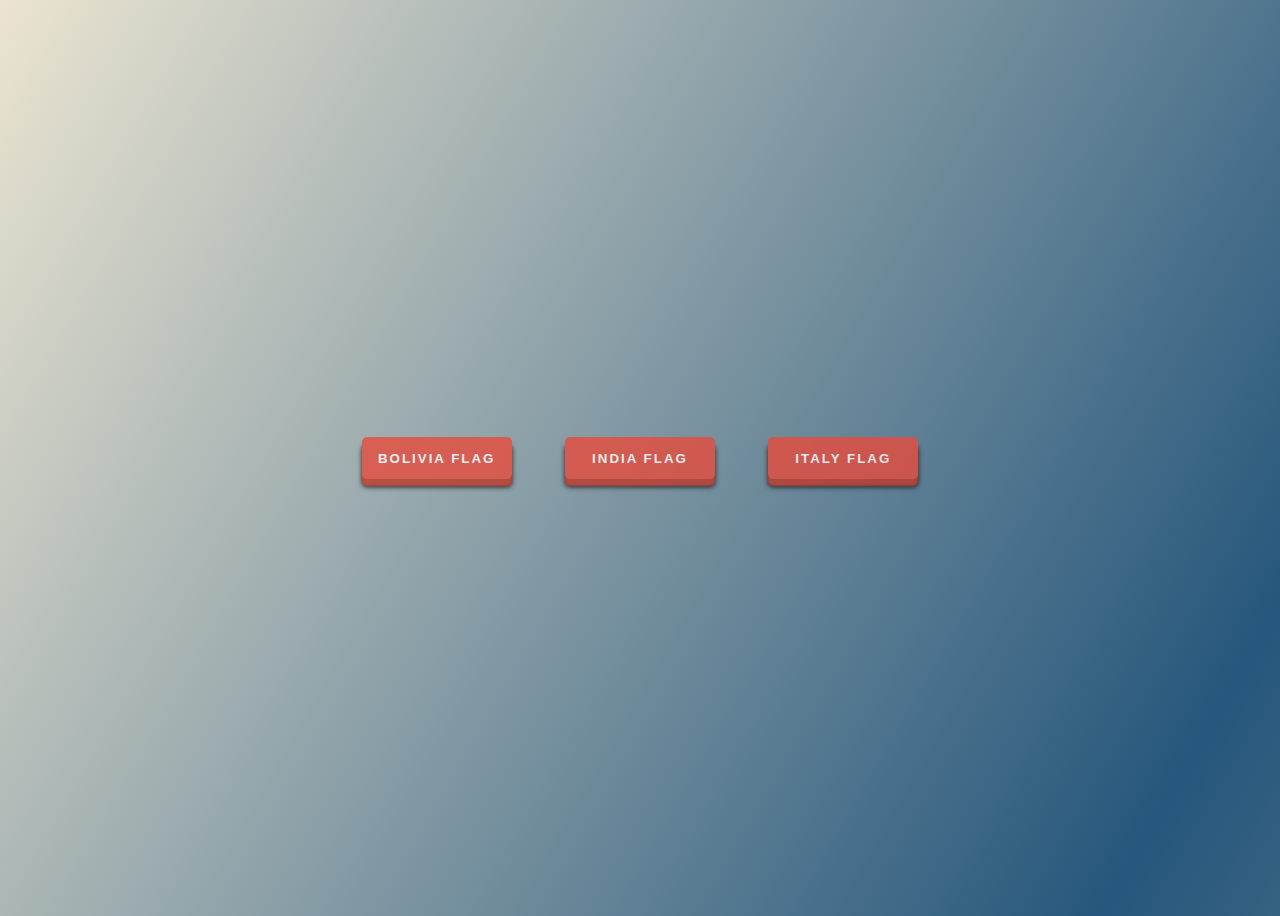
<file: Flags/index.html>
<!DOCTYPE html>
<html lang="en">
<head>
    <meta charset="UTF-8">
    <meta name="viewport" content="width=device-width, initial-scale=1.0">
    <title>Flags</title>
    <link rel="stylesheet" href="style.css">
</head>
<body class="gradient-background">
    <div class="container">
        <a href="./Bolivia/index.html"><button>Bolivia Flag</button></a>
        <a href="./India/index.html"><button>India Flag</button></a>
        <a href="./Italy/index.html"><button>Italy Flag</button></a>
    </div>
</body>
</html>
</file>
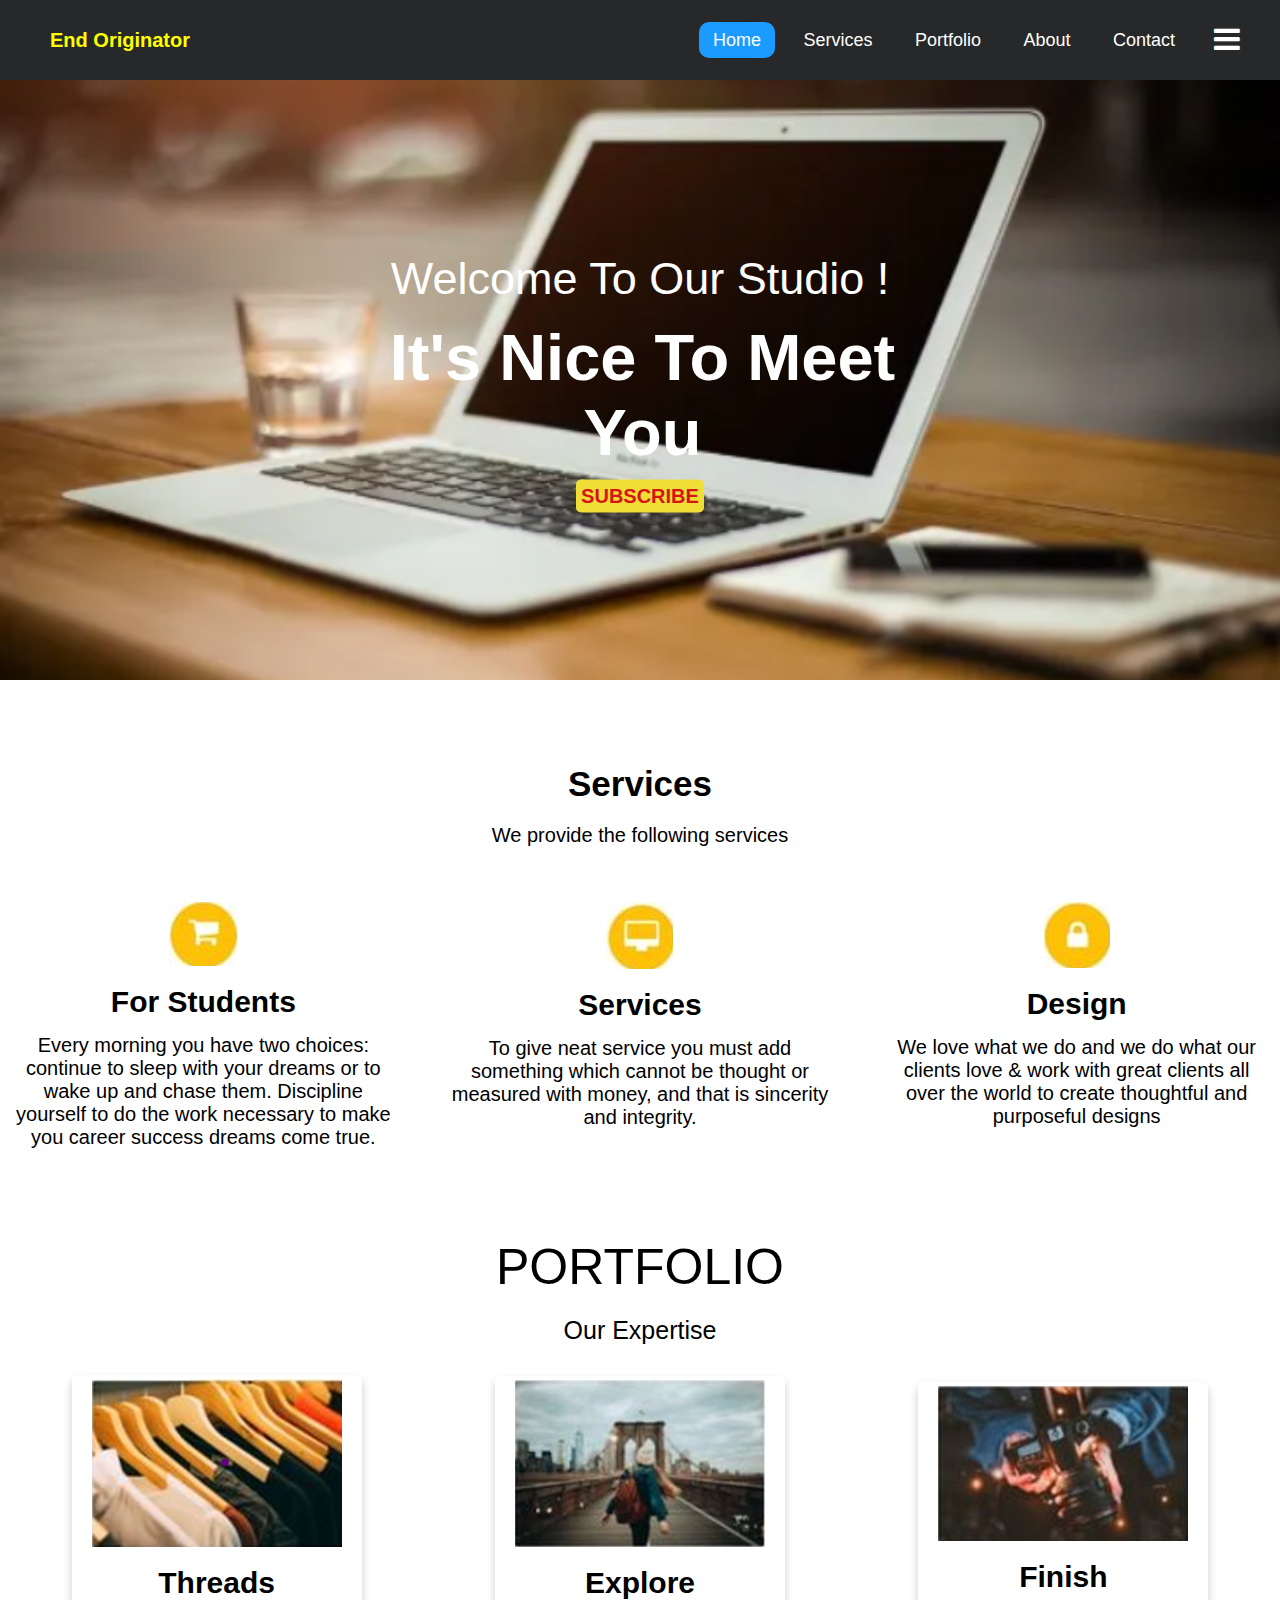
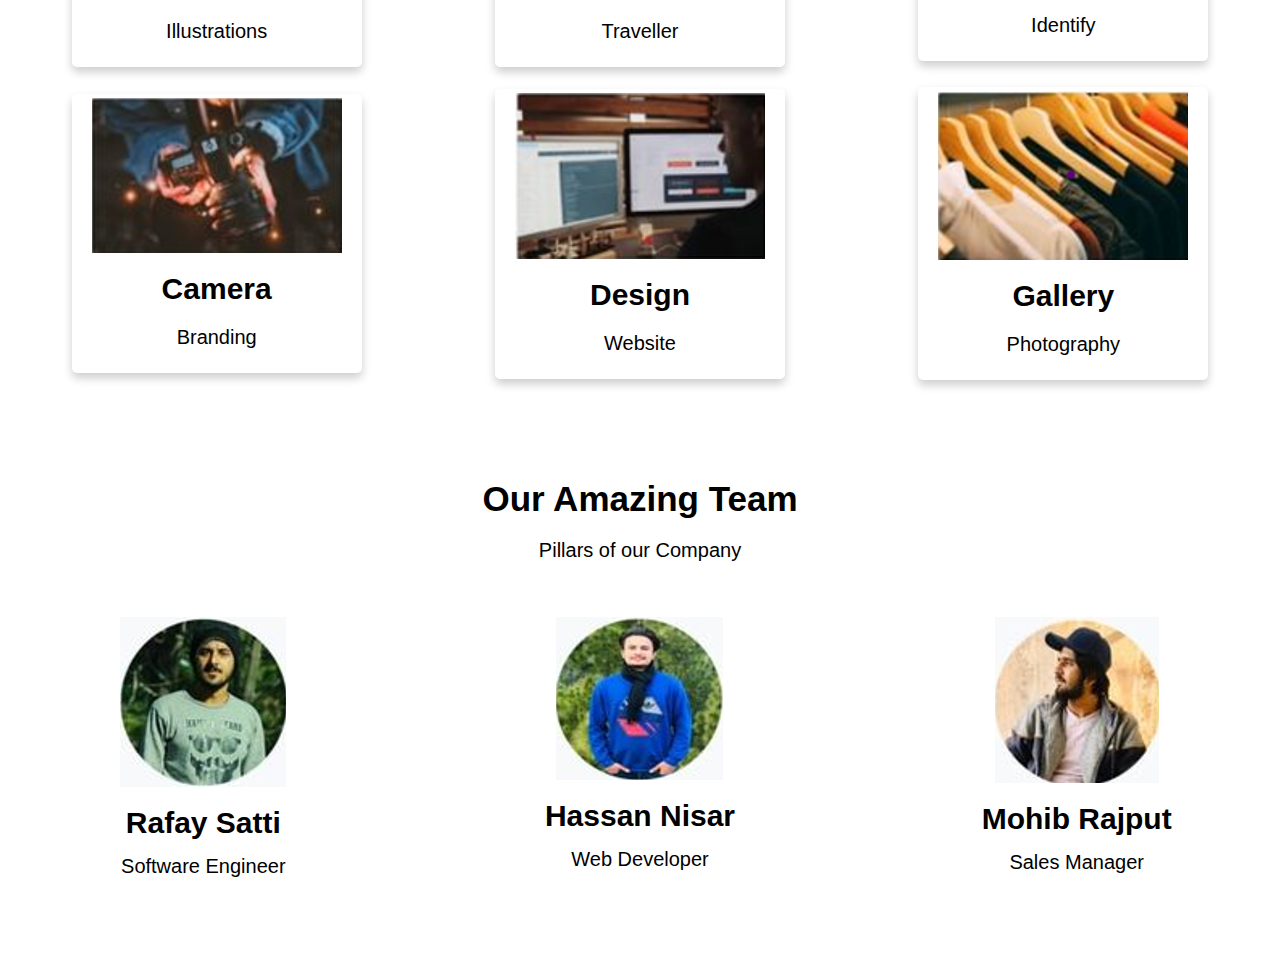
<file: landing page/index.html>
<!DOCTYPE html>
<html lang="en">
<head>
    <meta charset="UTF-8">
    <meta name="viewport" content="width=device-width, initial-scale=1.0">
    <title>Landing Page</title>
    <link rel="stylesheet" href="style.css">
    <link rel="stylesheet" href="https://cdnjs.cloudflare.com/ajax/libs/font-awesome/4.7.0/css/font-awesome.min.css">
</head>
<body>
    <nav>
        <input type="checkbox" id="check">
        <label for="check" class="checkBtn">
            <i class="fa fa-bars"></i>
        </label>
        <label class="logo">End Originator</label>
        <ul>
            <li><a href="#" class="active">Home</a></li>
            <li><a href="#">Services</a></li>
            <li><a href="#">Portfolio</a></li>
            <li><a href="#">About</a></li>
            <li><a href="#">Contact</a></li>
        </ul>
    </nav>

    <div class="hero-section">
        <div class="hero-elements">
            <p>Welcome To Our Studio !</p>
            <h2>It's Nice To Meet You</h2>
            <button type="button">Subscribe</button>
        </div>
    </div>

    <div class="container">
        <h2>Services</h2>
        <p>We provide the following services</p>
        <div class="row">
            <div class="elements">
                <img src="images/services/shopping_cart.png" class="icon">
                <h3 class="title">For Students</h3>
                <p class="desc">Every morning you have two choices: continue to sleep with your dreams or to wake up and chase them. Discipline yourself to do 
                    the work necessary to make you career success dreams come true.
                </p>
            </div>
            <div class="elements">
                <img src="images/services/desktop.png" class="icon">
                <h3 class="title">Services</h3>
                <p class="desc">To give neat service you must add something which cannot be thought or measured with money, and that is 
                    sincerity and integrity.
                </p>
            </div>
            <div class="elements">
                <img src="images/services/lock.png" class="icon">
                <h3 class="title">Design</h3>
                <p class="desc">We love what we do and we do what our clients love & work with great clients all over the world to create thoughtful 
                    and purposeful designs
                </p>
            </div>
        </div>
    </div>

<!-- threads -  
     explore - traveller 
     finish - identify
     camera - branding
     design - website
     gallery - photography 
    -->
<div class="portfolio">
    <h2>PORTFOLIO</h2>
    <p>Our Expertise</p>
    <div class="box-container">
        <div class="card">
            <img src="images/portfolio/threads.png">
            <h3>Threads</h3>
            <p>Illustrations</p>
        </div>
        <div class="card">
            <img src="images/portfolio/explore.png">
            <h3>Explore</h3>
            <p>Traveller</p>
        </div>
        <div class="card">
            <img src="images/portfolio/finish.png">
            <h3>Finish</h3>
            <p>Identify</p>
        </div>
        <div class="card">
            <img src="images/portfolio/camera.png">
            <h3>Camera</h3>
            <p>Branding</p>
        </div>
        <div class="card">
            <img src="images/portfolio/design.png">
            <h3>Design</h3>
            <p>Website</p>
        </div>
        <div class="card">
            <img src="images/portfolio/gallery.png">
            <h3>Gallery</h3>
            <p>Photography</p>
        </div>
    </div>
</div>













    <div class="container">
        <h2>Our Amazing Team</h2>
        <p>Pillars of our Company</p>
        <div class="row">
            <div class="elements">
                <img src="images/team/member-1.png" class="icon">
                <h3 class="title">Rafay Satti</h3>
                <p class="desc">Software Engineer</p>
            </div>
            <div class="elements">
                <img src="images/team/member-2.png" class="icon">
                <h3 class="title">Hassan Nisar</h3>
                <p class="desc">Web Developer</p>
            </div>
            <div class="elements">
                <img src="images/team/member-3.png" class="icon">
                <h3 class="title">Mohib Rajput</h3>
                <p class="desc">Sales Manager</p>
            </div>
        </div>
    </div>
</body>
</html>
</file>
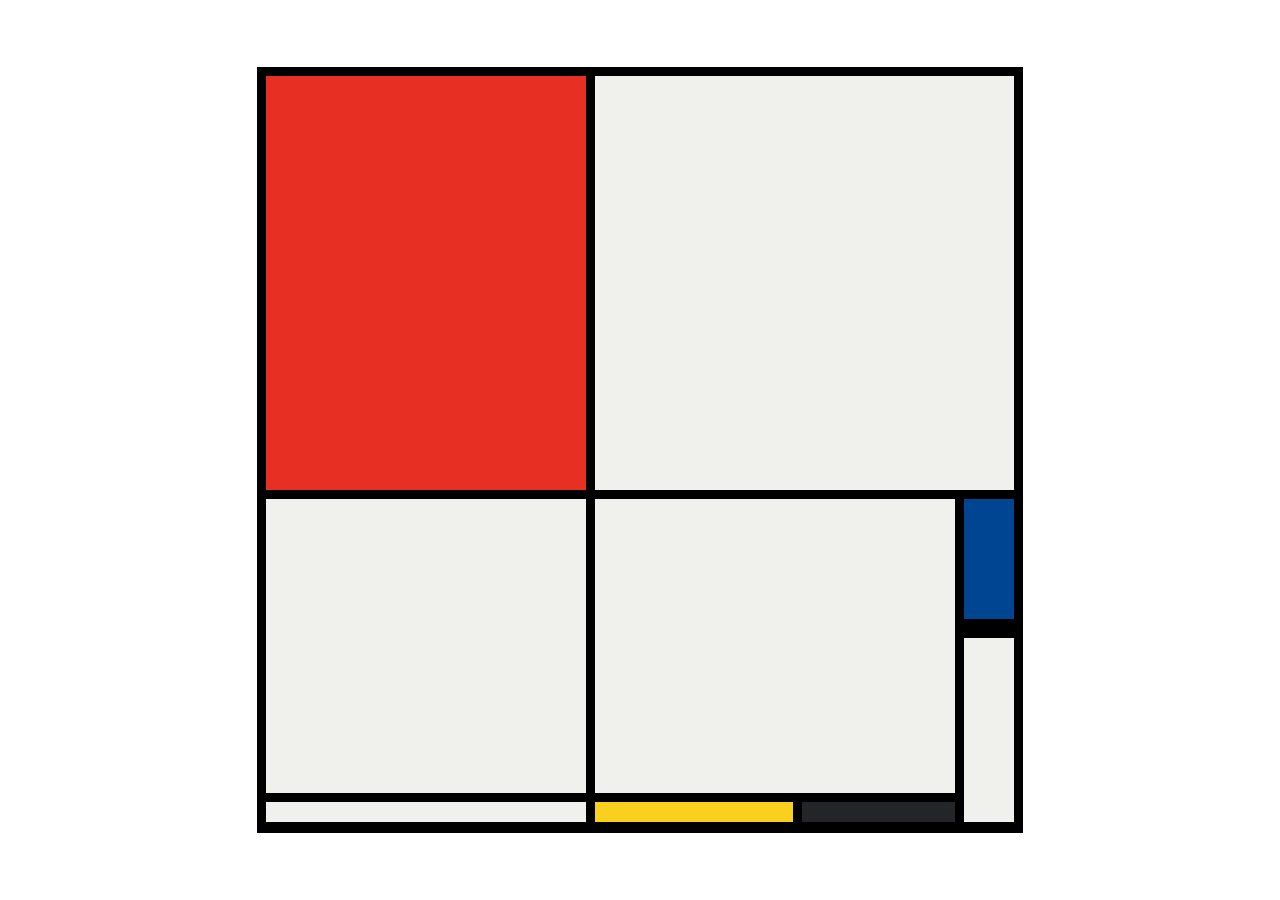
<file: Mondrian painting/index.html>
<!DOCTYPE html>
<html lang="en">

<head>
  <meta charset="UTF-8">
  <meta name="viewport" content="width=device-width, initial-scale=1.0">
  <title>Mondrian Project</title>
  <link rel="stylesheet" href="style.css">
</head>

<body>
  <div class="container">
    <div class="item red"></div>
    <div class="item white1"></div>
    <div class="item white2"></div>
    <div class="item white3"></div>
    
    <div class="item blue"></div>
    <div class="item white4"></div>
    
    <div class="item"></div>
    <div class="item yellow"></div>
    <div class="item black"></div>
  </div>
</body>

</html>
</file>
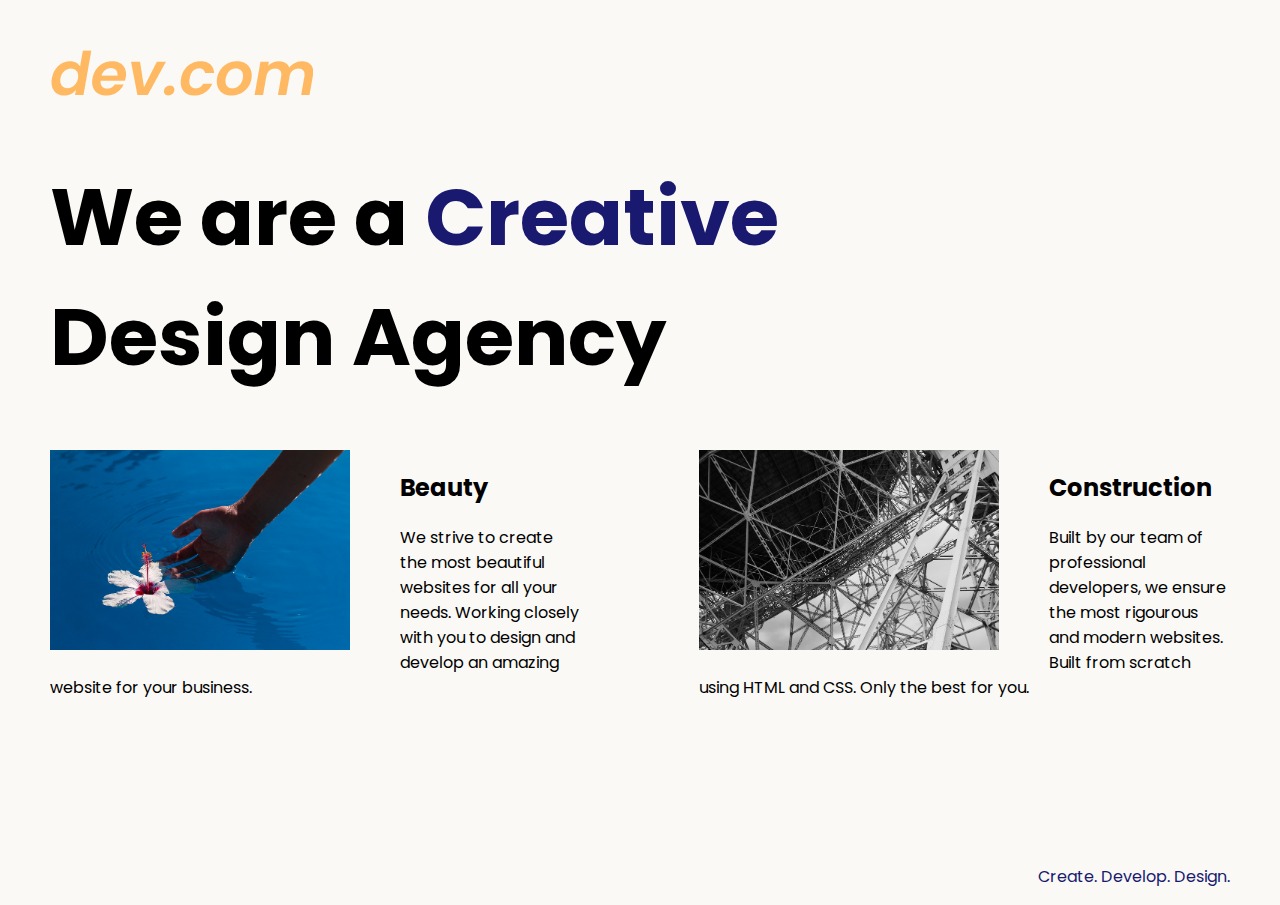
<file: Web design agency/index.html>
<!DOCTYPE html>
<html lang="en">

<head>
  <meta charset="UTF-8">
  <meta name="viewport" content="width=device-width, initial-scale=1.0">
  <title>Agency Website</title>
  <link rel="stylesheet" href="./style.css">
  <link rel="preconnect" href="https://fonts.googleapis.com">
  <link rel="preconnect" href="https://fonts.gstatic.com" crossorigin>
  <link href="https://fonts.googleapis.com/css2?family=Poppins:wght@400;700&display=swap" rel="stylesheet">
</head>

<body>
  <div class="main">
    <img class="logo" src="./assets/images/logo.png" alt="logo">
    <h1>We are a <span>Creative</span> <br> Design Agency</h1>
    <div class="left card">
      <img class="tile-image" src="./assets/images/beautiful.jpg" alt="hand and flower in water">
      <h2 class="card-title">Beauty</h2>
      <p class="card-text">We strive to create the most beautiful websites for all your needs. Working closely with you
        to
        design and
        develop an amazing website for your business.</p>
    </div>

    <div class="right card">
      <img class="tile-image" src="./assets/images/construction.jpg" alt="metal structure">
      <h2 class="card-title">Construction</h2>
      <p>Built by our team of professional developers, we ensure the most rigourous and modern websites. Built from
        scratch using HTML and CSS. Only the best for you.</p>
    </div>

  </div>
  <footer>
    <p>Create. Develop. Design.</p>
  </footer>
</body>

</html>
</file>
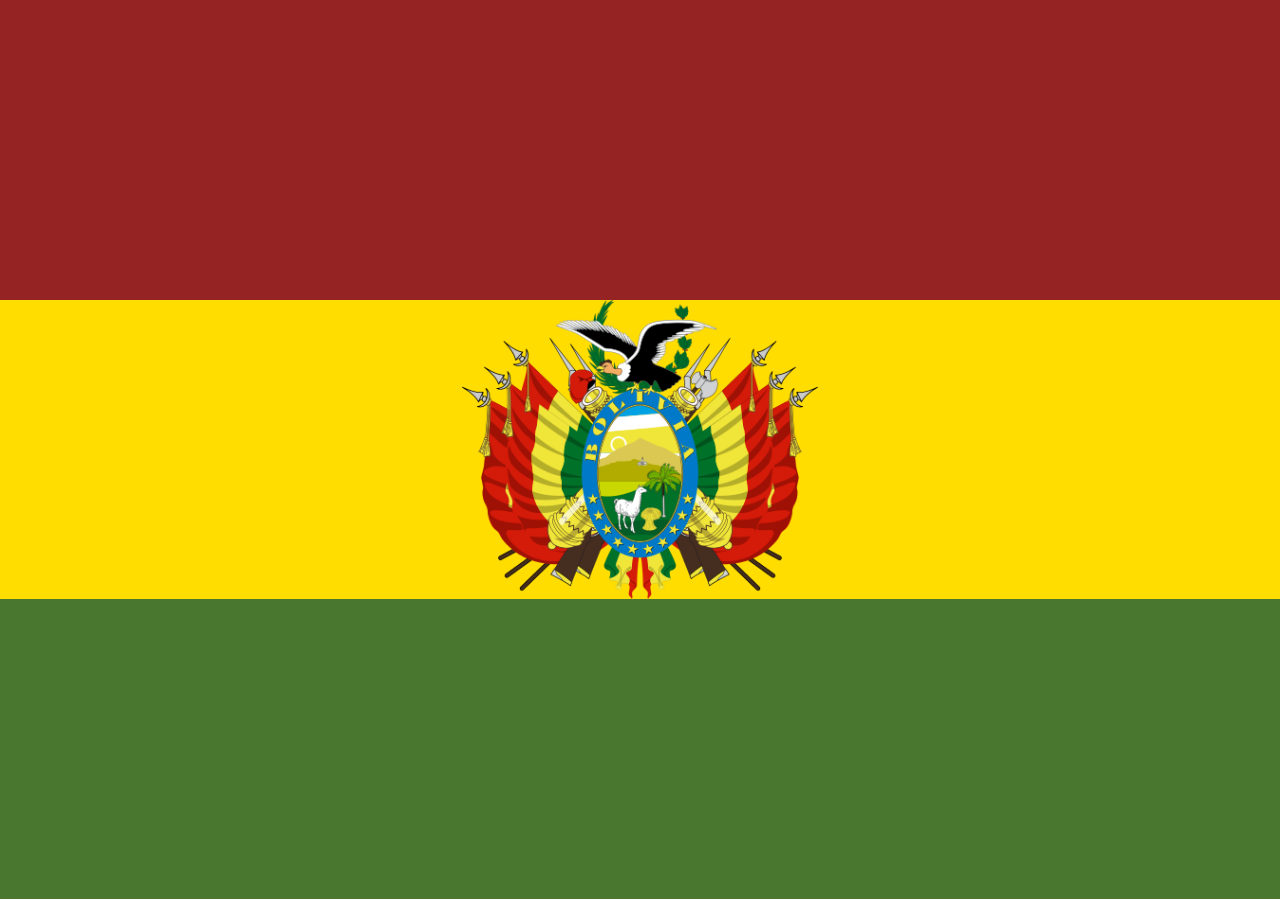
<file: Flags/Bolivia/index.html>
<!DOCTYPE html>
<html lang="en">
<head>
    <meta charset="UTF-8">
    <meta name="viewport" content="width=device-width, initial-scale=1.0">
    <title>Bolivia flag</title>
    <link rel="stylesheet" href="styles.css"/>
</head>
<body>
    <div class="flag-container">
        <div class="red">

        </div>
        <div class="yellow">
            <img src="bolivia coa.png">
        </div>
        <div class="green">

        </div>
    </div>
</body>
</html>
</file>
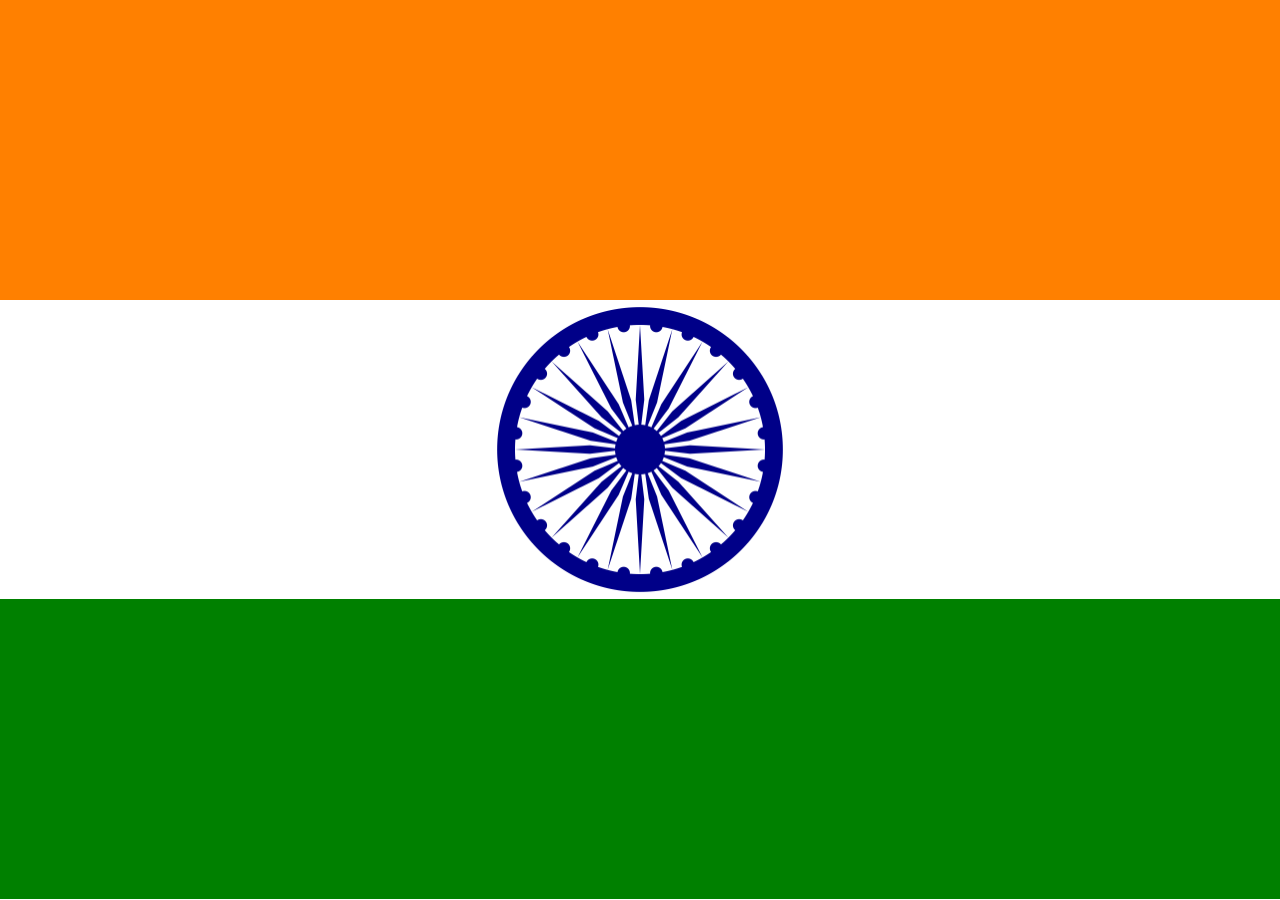
<file: Flags/India/index.html>
<!DOCTYPE html>
<html lang="en">
<head>
    <meta charset="UTF-8">
    <meta name="viewport" content="width=device-width, initial-scale=1.0">
    <title>Indian flag</title>
    <link rel="stylesheet" href="styles.css">
    </style>
</head>
<body>
    <div class="flag-container">
        <div class="saffron">
        
        </div>
        <div class="white">
            <img src="ashoka-chakra.png"/>
        </div>
        <div class="green">
            
        <div>
    </div>
</body>
</html>
</file>
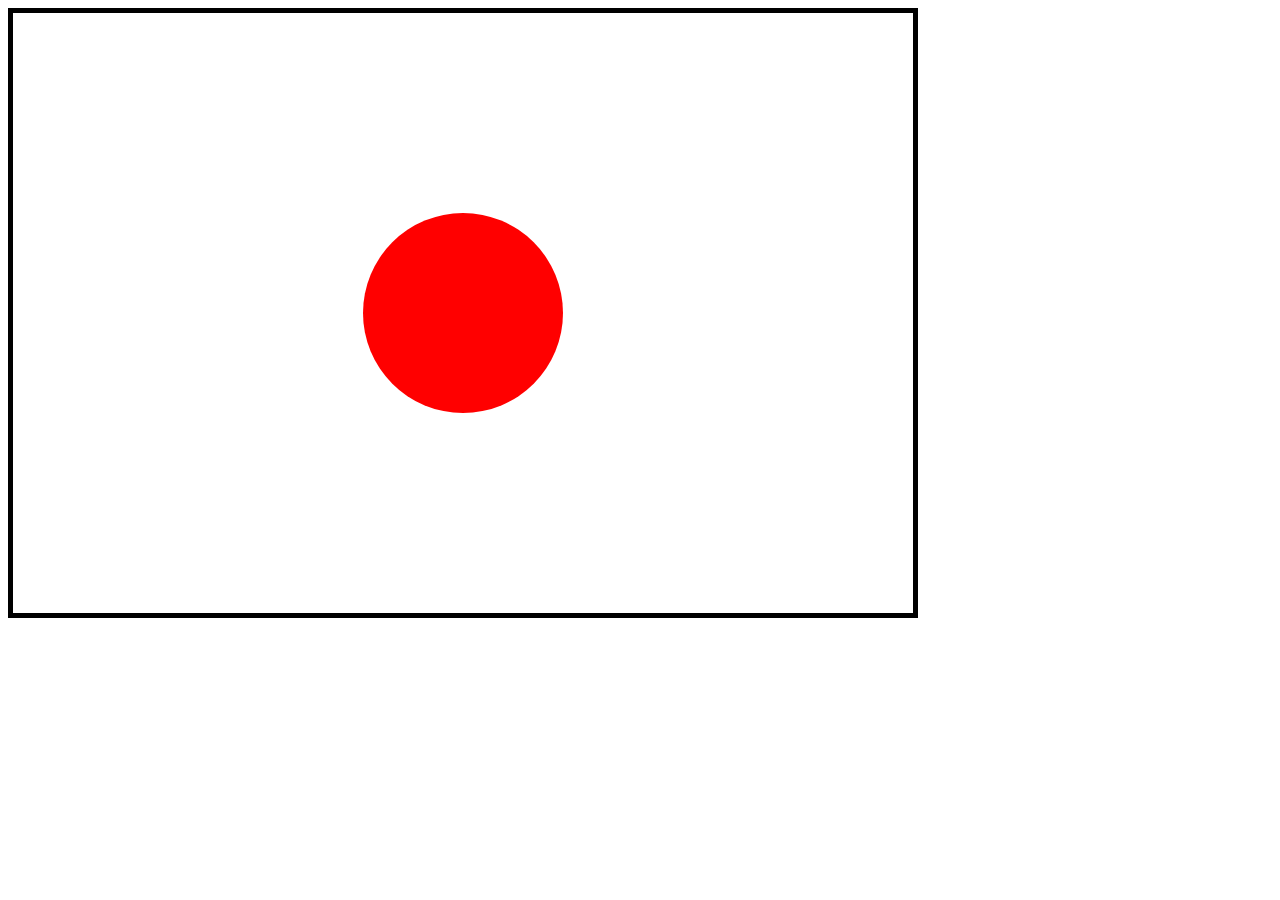
<file: Flags/Japan/index.html>
<!DOCTYPE html>
<html lang="en">
<head>
    <meta charset="UTF-8">
    <meta name="viewport" content="width=device-width, initial-scale=1.0">
    <title>Japan flag</title>
    <link rel="stylesheet" href="styles.css">
    </style>
</head>
<body>
    <div id="flag">
        <div id="circle">
            
        </div>
    </div>
</body>
</html>
</file>
<file: Flags/style.css>
button {
    position: relative;
    width: 150px;
    border: none;
    background: #e74c3c;
    color:#fff;
    padding: 1em;
    font-weight: bold;
    text-transform: uppercase;
    transition: 0.2s;
    border-radius: 5px;
    opacity: 0.8;
    letter-spacing: 2px;
    box-shadow: #c0392b 0px 7px 2px, #000 0px 8px 5px;
    margin: 2em;
}
  
button:hover
{
    opacity: 1;
}
  
button:active 
{
    top: 4px;
    box-shadow: #c0392b 0px 3px 2px,#000 0px 3px 5px;
}

.container
{
    height: 100vh;
    display: flex;
    justify-content:center;
    align-items: center;
}

.gradient-background {
  background: linear-gradient(300deg, #B4B4B3, #26577C, #EBE4D1);
  background-size: 180% 180%;
  animation: gradient-animation 18s ease infinite;
}

@keyframes gradient-animation {
  0% {
    background-position: 0% 50%;
  }
  50% {
    background-position: 100% 50%;
  }
  100% {
    background-position: 0% 50%;
  }
}
</file>
<file: landing page/style.css>
*{
    margin: 0;
    padding: 0;
    box-sizing: border-box;
    text-decoration: none;
    font-family: Arial, Helvetica, sans-serif;
}

nav{
    background: #272829;
    height: 80px;
    width: 100%;
    z-index: -1;
    overflow: hidden;
}

label.logo{
    color:yellow;
    font-size: 20px;
    line-height: 80px;
    padding: 0 50px;
    font-weight: 600;
}

nav ul{
    float: right;
    margin-right:20px;
}

nav ul li{
    display: inline-block;
    list-style: none;
    line-height: 80px;
    margin: 0 5px;
}

nav ul li a{
    color:white;
    font-size: 18px;
    padding: 8px 14px;
    border-radius: 10px;
}

a.active,a:hover{
    background: #1b9bff;
    transition: 0.5s;
}

.checkBtn{
    font-size: 30px;
    color: white;
    float: right;
    line-height: 80px;
    margin-right: 40px;
    cursor: pointer;
    /* display: none; */
}

#check{
    display: none;
}

/* .navbar{
    background:#272829;
    height: 80px;
    width: 100%;
}

.navbar .logo a{
    font-size: 20px;
    font-weight: 600;
    color:yellow;
    margin: 5px;
} */

/* .logo a{
    font-size: 20px;
    font-weight: 600;
    color:yellow;
    margin: 5px;
}

li{
    list-style: none;
    display: inline-block;
}

li a{
    color:white;
    font-size:15px;
    font-weight: 300;
    margin-right: 25px;
} */

.hero-section{
    position: relative;
    background: url("images/background.png") no-repeat center;
    background-size: cover;
    height: 600px;
    overflow: hidden;
    z-index: -1;
}

.hero-elements{ 
    position: absolute;
    top: 50%;
    left: 50%;
    transform: translate(-50%,-50%);
    color: #fff;
    text-align: center;
}

.hero-elements p{
    font-size: 45px;
    font-weight: 400;
    padding: 15px;
}

.hero-elements h2{
    font-size: 65px;
    font-weight: 600;
    margin-left: 5px;
}

.hero-elements button{
    background-color: #F0DE36;
    font-size: 20px;
    font-weight: bold;
    text-transform: uppercase;
    border-radius: 5px;
    color: #D71313;
    outline: none;
    border: none;
    padding: 5px;
    margin: 10px 0;
    cursor: pointer;
}

.portfolio{
    padding:5px;
    z-index: -1;
}

.portfolio h2{
    text-align: center;
    font-size: 50px;
    font-weight: 500;
    position: relative;
}

.portfolio p{
    text-align: center;
    font-size: 25px;
    margin: 20px;
}

.portfolio .box-container{
    display: grid;
    place-items: center;
    grid-template-columns: repeat(auto-fit,minmax(400px,1fr));
}

.portfolio .box-container .card{
    box-shadow: 0 5px 10px rgba(0,0,0,0.2);
    border-radius: 5px;
    background: #fff;
    text-align: center;
    padding:4px 20px;
    margin: 10px;
}

.portfolio .box-container .card img{
    width:250px
}

.portfolio .box-container .card h3{
    margin: 15px 0;
    font-size: 30px;
    font-weight: 700;
}

.portfolio .box-container .card p{
    font-size: 20px;
    text-justify: auto;
}

.container{
    width: 100%;
    margin: 5% 0;
    z-index: -2;
}

.container h2{
    text-align: center;
    font-size: 35px;
    font-weight: 700;
    padding: 20px 0;
    position: relative;
}

.container p{
    text-align: center;
    font-size: 20px;
}

.row{
    display: grid;
    grid-template-columns: repeat(auto-fit,minmax(300px,1fr));
    grid-gap:30px;
    margin-top: 35px;
}

.elements{
    text-align: center;
    margin: 10px 0;
    padding: 10px;
}

.elements h3{
    margin: 15px 0;
    font-size: 30px;
    font-weight: 700;
}

.elements p{
    text-justify: auto;
}

@media(max-width:952px){
    label.logo{
        font-size: 30px;
        padding-left: 50px;
    }
    nav ul li a{
        font-size: 17px;
    }
}

@media(max-width:858px){
    .checkBtn{
        display: block;
    }
    ul{
        position: fixed;
        width: 100%;
        height: 100vh;
        background: #2c3e50;
        top: 80;
        left: -100%;
        text-align: center;
        transition: all .5s;
    }
    nav ul li{
        display: block;
    }
    nav ul li a{
        font-size: 20px;
    }
    a:hover,a.active{
        background: none;
        color: #0082e6;
    }
    #check:checked ~ ul{
        left: 0;
    }
}
</file>
<file: Mondrian painting/style.css>
body
{
  display: flex;
  justify-content: center;
  align-items: center;
  height: 100vh;
  margin: 0;
  padding:0;
}

.container
{
  display: grid;
  height:748px;
  width:748px;
  background-color: #000;
  grid-template-columns: 320px 198px 153px 50px;
  grid-template-rows: 414px 130px 155px 20px;
  gap:9px;
  border: 9px solid black;
}

.item
{
  background-color: #f0f1ec;
}

.red
{
  background-color: #e72f24;
}

.white1
{
  grid-column: span 3;
}

.white2
{
  grid-row: span 2;
}

.white3
{
  grid-area: 2/2/4/4
}

.white4
{
  grid-row: span 2;
}

.blue
{
  background-color: #004592;
  border-bottom: 10px solid #000;
}

.yellow
{
  background-color: #f9d01e;
}

.black
{
  background-color: #232629;
}
</file>
<file: Web design agency/style.css>
body
{
  font-family: "Poppins", sans-serif;
  margin: 50px 50px 0 50px;
  background-color: #faf9f6;
  display: flex;
  flex-direction: column;
  min-height: 95vh;
}
.main
{
  flex: 1;
}

h1
{
  font-size: 5rem;
}

footer
{
  text-align: right;
  color: midnightblue;
}

.tile-image
{
  height: 200px;
  float: left;
  margin-right: 50px;
}

.card
{
  width: 45%;
}

.left
{
  float: left;
}

.right
{
  float: right;
}

span
{
  color: midnightblue;
}

@media(max-width:680px)
{
  logo
  {
    width:40px;
  }

  h1
  {
    font-size: 3rem;
    text-align: center;
  }

  .card
  {
    width:100%;
    display: block;
    margin-bottom: 30px;
    text-align: justify;
  }

  .card img
  {
    margin-bottom: 10px;
    width:100%;
    display: block;
    object-fit: cover;
  }
}
</file>
<file: Flags/Bolivia/styles.css>
.flag-container
{
    position: absolute;
    height:100vh;
    width: 100vw;
    top: 50%;
    left: 50%;
    transform: translate(-50%,-50%);
}

.red
{
    background-color: #952323;
    height:33.3vh;
    width:100%;
}

.yellow
{
    background-color: #FFDD00;
    height:33.3vh;
    width:100%;
}

.green
{
    background-color: #4A772F;
    height:33.3vh;
    width:100%;
}

img
{
    display: block;
    height: 33.3vh;
    margin: 0% auto;
}

@media(max-width:992px)
{
    img
    {
        position: relative;
        top: 12%;
        height: 25vh;
    }
}
</file>
<file: Flags/India/styles.css>
.flag-container
{
    height:100vh;
    width: 100vw;
    position: absolute;
    top: 50%;
    left: 50%;
    transform: translate(-50%,-50%);
}

.saffron
{
    background-color:#ff8000;
    height:33.3vh;
    width:100%;
}

.white
{
    background-color:#ffffff;
    height:33.3vh;
    width:100%;
}

.green
{
    background-color: #008000;
    height:33.3vh;
    width:100%;
}

img
{
    display: block;
    height:33.3vh;
    margin-left:auto;
    margin-right: auto;
}
</file>
<file: Flags/Japan/styles.css>
#flag
{
    height:600px;
    width: 900px;
    border:5px solid black;
}

#circle
{
    height:200px;
    width:200px;
    background-color: red;
    border-radius: 50%;
    margin:200px 350px
}
</file>
